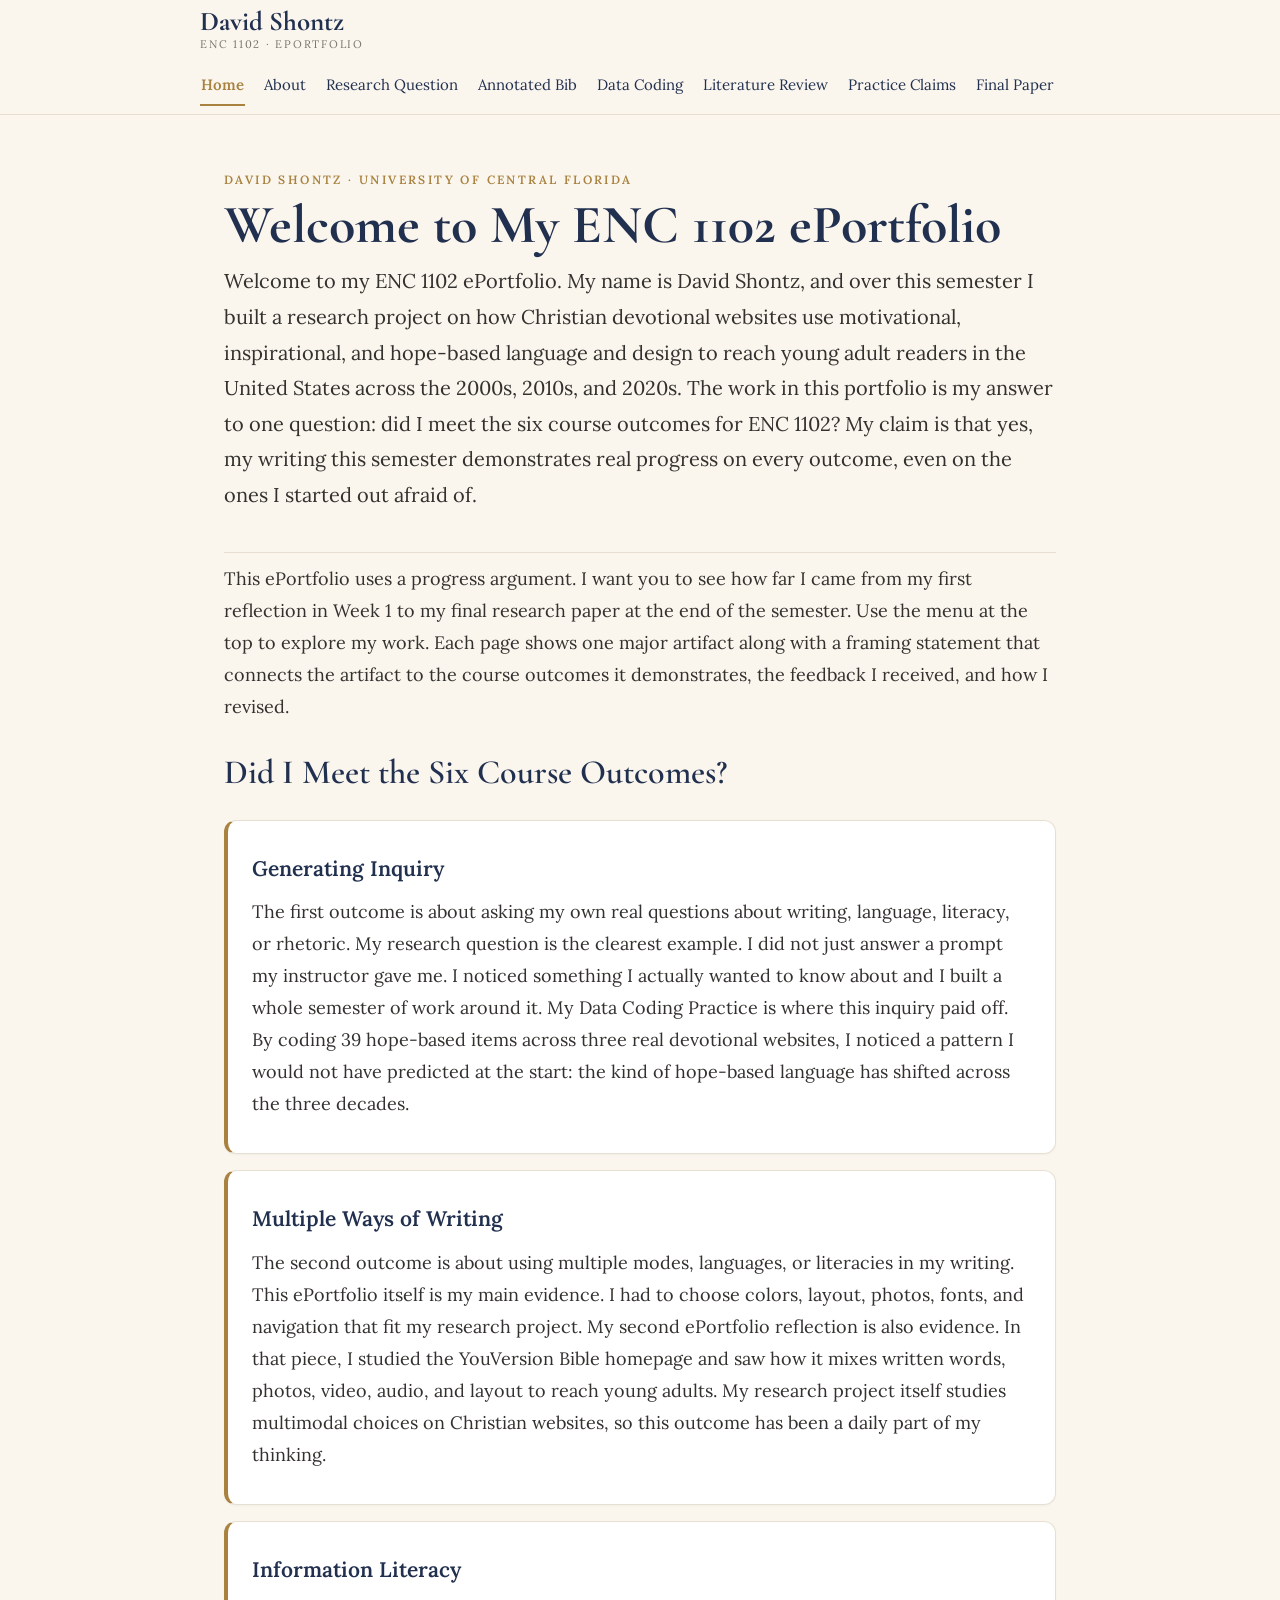
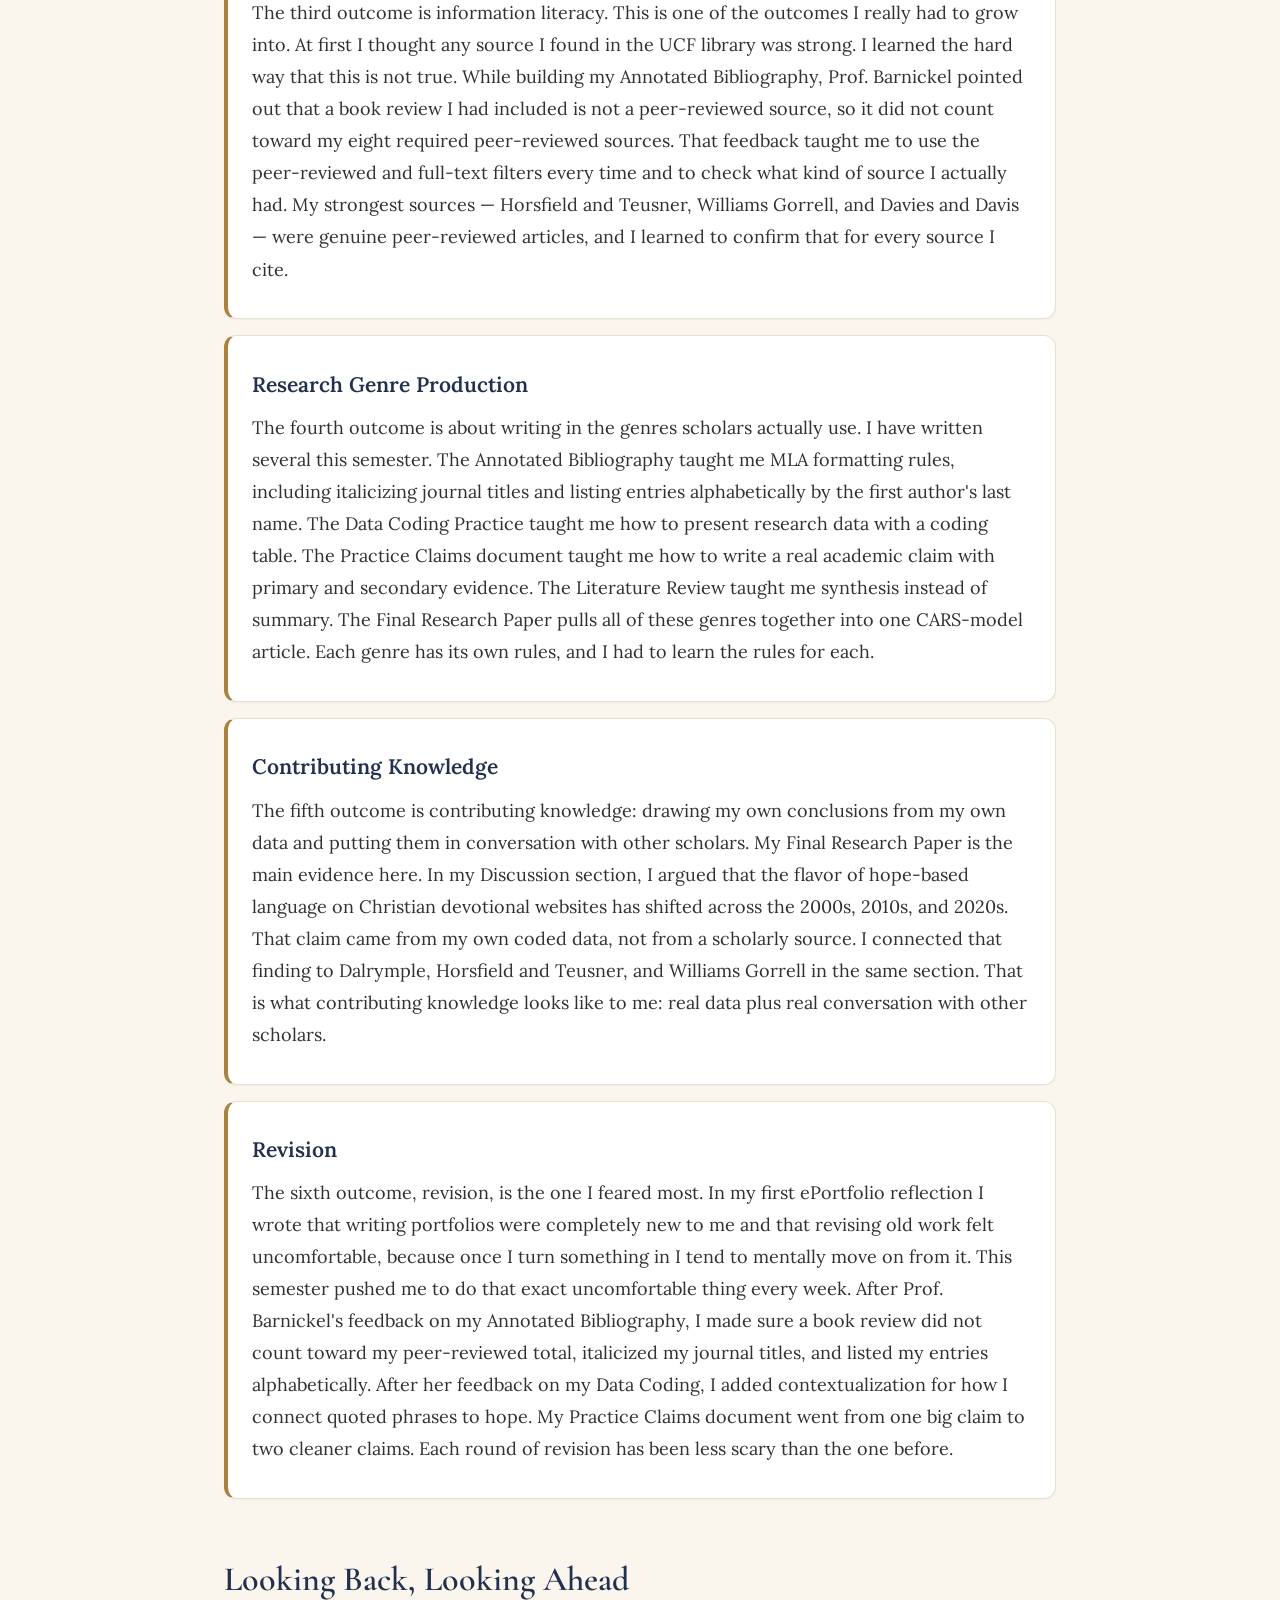
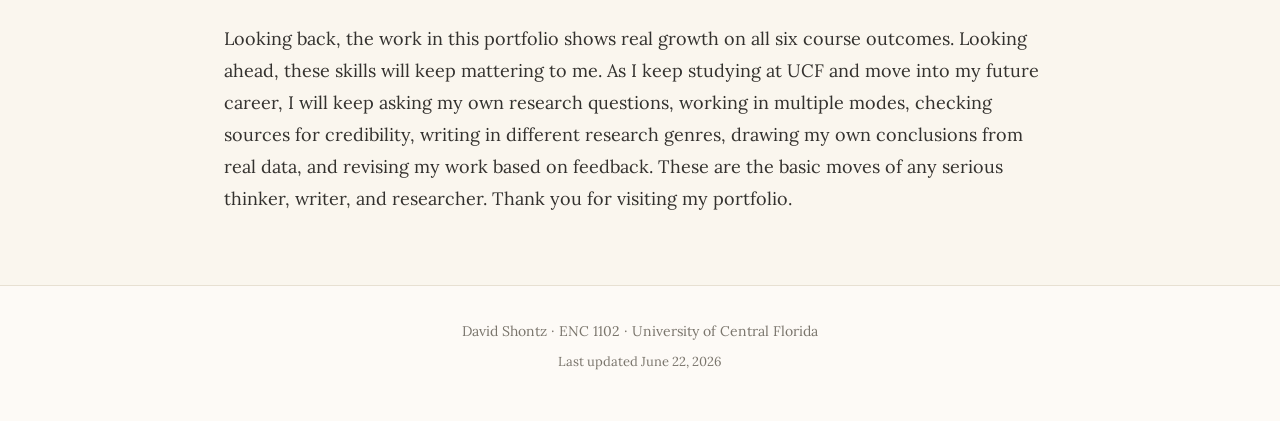
<file: index.html>
<!DOCTYPE html>
<html lang="en">
<head>
<meta charset="utf-8">
<meta name="viewport" content="width=device-width, initial-scale=1">
<title>Home &middot; David Shontz ePortfolio</title>
<meta name="description" content="David Shontz ENC 1102 ePortfolio, University of Central Florida.">
<link rel="preconnect" href="https://fonts.googleapis.com">
<link rel="preconnect" href="https://fonts.gstatic.com" crossorigin>
<link href="https://fonts.googleapis.com/css2?family=Cormorant+Garamond:wght@500;600;700&family=Lora:ital,wght@0,400;0,500;0,600;1,400&display=swap" rel="stylesheet">
<link rel="stylesheet" href="styles.css">
</head>
<body>
<header class="site">
  <div class="wrap bar">
    <a class="brand" href="index.html">David&nbsp;Shontz<span>ENC 1102 &middot; ePortfolio</span></a>
    <nav><a href="index.html" class="active">Home</a>
      <a href="about.html">About</a>
      <a href="research-question.html">Research Question</a>
      <a href="annotated-bibliography.html">Annotated Bib</a>
      <a href="data-coding.html">Data Coding</a>
      <a href="literature-review.html">Literature Review</a>
      <a href="practice-claims.html">Practice Claims</a>
      <a href="final-paper.html">Final Paper</a></nav>
  </div>
</header>
<main class="wrap">

<section class="hero">
  <p class="eyebrow">David Shontz &middot; University of Central Florida</p>
  <h1>Welcome to My ENC 1102 ePortfolio</h1>
  <p class="lede">Welcome to my ENC 1102 ePortfolio. My name is David Shontz, and over this semester I built a research project on how Christian devotional websites use motivational, inspirational, and hope-based language and design to reach young adult readers in the United States across the 2000s, 2010s, and 2020s. The work in this portfolio is my answer to one question: did I meet the six course outcomes for ENC 1102? My claim is that yes, my writing this semester demonstrates real progress on every outcome, even on the ones I started out afraid of.</p>
</section>
<section>
  <p>This ePortfolio uses a progress argument. I want you to see how far I came from my first reflection in Week 1 to my final research paper at the end of the semester. Use the menu at the top to explore my work. Each page shows one major artifact along with a framing statement that connects the artifact to the course outcomes it demonstrates, the feedback I received, and how I revised.</p>
</section>
<section class="outcomes">
  <h2>Did I Meet the Six Course Outcomes?</h2>
  <div class="outcome"><h3>Generating Inquiry</h3><p>The first outcome is about asking my own real questions about writing, language, literacy, or rhetoric. My research question is the clearest example. I did not just answer a prompt my instructor gave me. I noticed something I actually wanted to know about and I built a whole semester of work around it. My Data Coding Practice is where this inquiry paid off. By coding 39 hope-based items across three real devotional websites, I noticed a pattern I would not have predicted at the start: the kind of hope-based language has shifted across the three decades.</p></div>
<div class="outcome"><h3>Multiple Ways of Writing</h3><p>The second outcome is about using multiple modes, languages, or literacies in my writing. This ePortfolio itself is my main evidence. I had to choose colors, layout, photos, fonts, and navigation that fit my research project. My second ePortfolio reflection is also evidence. In that piece, I studied the YouVersion Bible homepage and saw how it mixes written words, photos, video, audio, and layout to reach young adults. My research project itself studies multimodal choices on Christian websites, so this outcome has been a daily part of my thinking.</p></div>
<div class="outcome"><h3>Information Literacy</h3><p>The third outcome is information literacy. This is one of the outcomes I really had to grow into. At first I thought any source I found in the UCF library was strong. I learned the hard way that this is not true. While building my Annotated Bibliography, Prof. Barnickel pointed out that a book review I had included is not a peer-reviewed source, so it did not count toward my eight required peer-reviewed sources. That feedback taught me to use the peer-reviewed and full-text filters every time and to check what kind of source I actually had. My strongest sources &mdash; Horsfield and Teusner, Williams Gorrell, and Davies and Davis &mdash; were genuine peer-reviewed articles, and I learned to confirm that for every source I cite.</p></div>
<div class="outcome"><h3>Research Genre Production</h3><p>The fourth outcome is about writing in the genres scholars actually use. I have written several this semester. The Annotated Bibliography taught me MLA formatting rules, including italicizing journal titles and listing entries alphabetically by the first author's last name. The Data Coding Practice taught me how to present research data with a coding table. The Practice Claims document taught me how to write a real academic claim with primary and secondary evidence. The Literature Review taught me synthesis instead of summary. The Final Research Paper pulls all of these genres together into one CARS-model article. Each genre has its own rules, and I had to learn the rules for each.</p></div>
<div class="outcome"><h3>Contributing Knowledge</h3><p>The fifth outcome is contributing knowledge: drawing my own conclusions from my own data and putting them in conversation with other scholars. My Final Research Paper is the main evidence here. In my Discussion section, I argued that the flavor of hope-based language on Christian devotional websites has shifted across the 2000s, 2010s, and 2020s. That claim came from my own coded data, not from a scholarly source. I connected that finding to Dalrymple, Horsfield and Teusner, and Williams Gorrell in the same section. That is what contributing knowledge looks like to me: real data plus real conversation with other scholars.</p></div>
<div class="outcome"><h3>Revision</h3><p>The sixth outcome, revision, is the one I feared most. In my first ePortfolio reflection I wrote that writing portfolios were completely new to me and that revising old work felt uncomfortable, because once I turn something in I tend to mentally move on from it. This semester pushed me to do that exact uncomfortable thing every week. After Prof. Barnickel's feedback on my Annotated Bibliography, I made sure a book review did not count toward my peer-reviewed total, italicized my journal titles, and listed my entries alphabetically. After her feedback on my Data Coding, I added contextualization for how I connect quoted phrases to hope. My Practice Claims document went from one big claim to two cleaner claims. Each round of revision has been less scary than the one before.</p></div>
</section>
<section>
  <h2>Looking Back, Looking Ahead</h2>
  <p>Looking back, the work in this portfolio shows real growth on all six course outcomes. Looking ahead, these skills will keep mattering to me. As I keep studying at UCF and move into my future career, I will keep asking my own research questions, working in multiple modes, checking sources for credibility, writing in different research genres, drawing my own conclusions from real data, and revising my work based on feedback. These are the basic moves of any serious thinker, writer, and researcher. Thank you for visiting my portfolio.</p>
</section>

</main>
<footer class="site-footer">
  <div class="wrap">
    <p>David Shontz &middot; ENC 1102 &middot; University of Central Florida</p>
    <p class="updated">Last updated June 22, 2026</p>
  </div>
</footer>
</body>
</html>
</file>
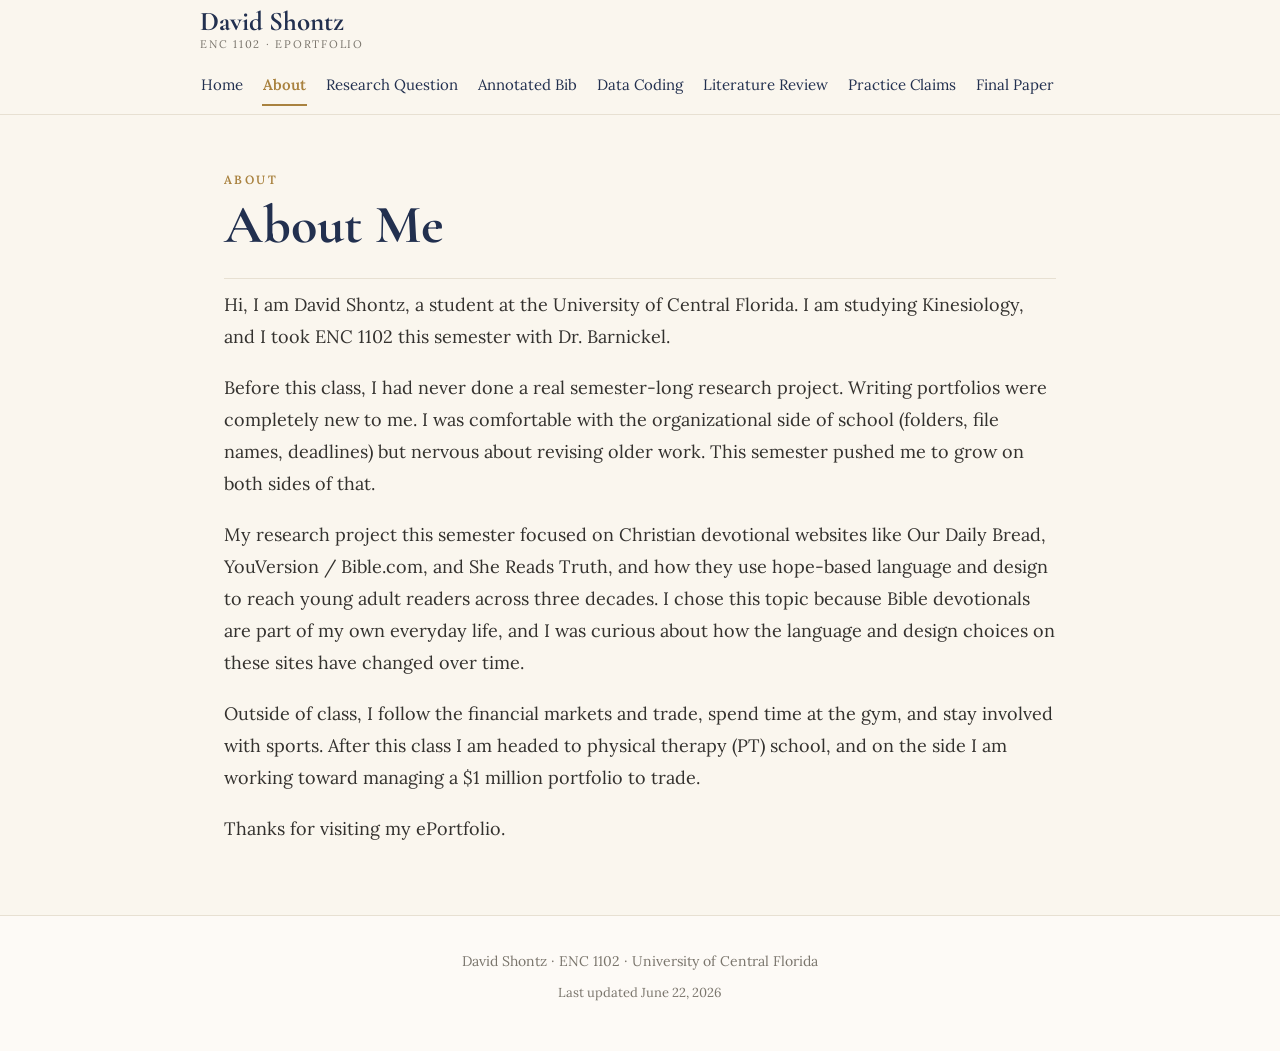
<file: about.html>
<!DOCTYPE html>
<html lang="en">
<head>
<meta charset="utf-8">
<meta name="viewport" content="width=device-width, initial-scale=1">
<title>About &middot; David Shontz ePortfolio</title>
<meta name="description" content="David Shontz ENC 1102 ePortfolio, University of Central Florida.">
<link rel="preconnect" href="https://fonts.googleapis.com">
<link rel="preconnect" href="https://fonts.gstatic.com" crossorigin>
<link href="https://fonts.googleapis.com/css2?family=Cormorant+Garamond:wght@500;600;700&family=Lora:ital,wght@0,400;0,500;0,600;1,400&display=swap" rel="stylesheet">
<link rel="stylesheet" href="styles.css">
</head>
<body>
<header class="site">
  <div class="wrap bar">
    <a class="brand" href="index.html">David&nbsp;Shontz<span>ENC 1102 &middot; ePortfolio</span></a>
    <nav><a href="index.html">Home</a>
      <a href="about.html" class="active">About</a>
      <a href="research-question.html">Research Question</a>
      <a href="annotated-bibliography.html">Annotated Bib</a>
      <a href="data-coding.html">Data Coding</a>
      <a href="literature-review.html">Literature Review</a>
      <a href="practice-claims.html">Practice Claims</a>
      <a href="final-paper.html">Final Paper</a></nav>
  </div>
</header>
<main class="wrap">

<section class="hero">
  <p class="eyebrow">About</p>
  <h1>About Me</h1>
</section>
<section>
  <p>Hi, I am David Shontz, a student at the University of Central Florida. I am studying Kinesiology, and I took ENC 1102 this semester with Dr. Barnickel.</p>
  <p>Before this class, I had never done a real semester-long research project. Writing portfolios were completely new to me. I was comfortable with the organizational side of school (folders, file names, deadlines) but nervous about revising older work. This semester pushed me to grow on both sides of that.</p>
  <p>My research project this semester focused on Christian devotional websites like Our Daily Bread, YouVersion / Bible.com, and She Reads Truth, and how they use hope-based language and design to reach young adult readers across three decades. I chose this topic because Bible devotionals are part of my own everyday life, and I was curious about how the language and design choices on these sites have changed over time.</p>
  <p>Outside of class, I follow the financial markets and trade, spend time at the gym, and stay involved with sports. After this class I am headed to physical therapy (PT) school, and on the side I am working toward managing a $1 million portfolio to trade.</p>
  <p>Thanks for visiting my ePortfolio.</p>
</section>

</main>
<footer class="site-footer">
  <div class="wrap">
    <p>David Shontz &middot; ENC 1102 &middot; University of Central Florida</p>
    <p class="updated">Last updated June 22, 2026</p>
  </div>
</footer>
</body>
</html>
</file>
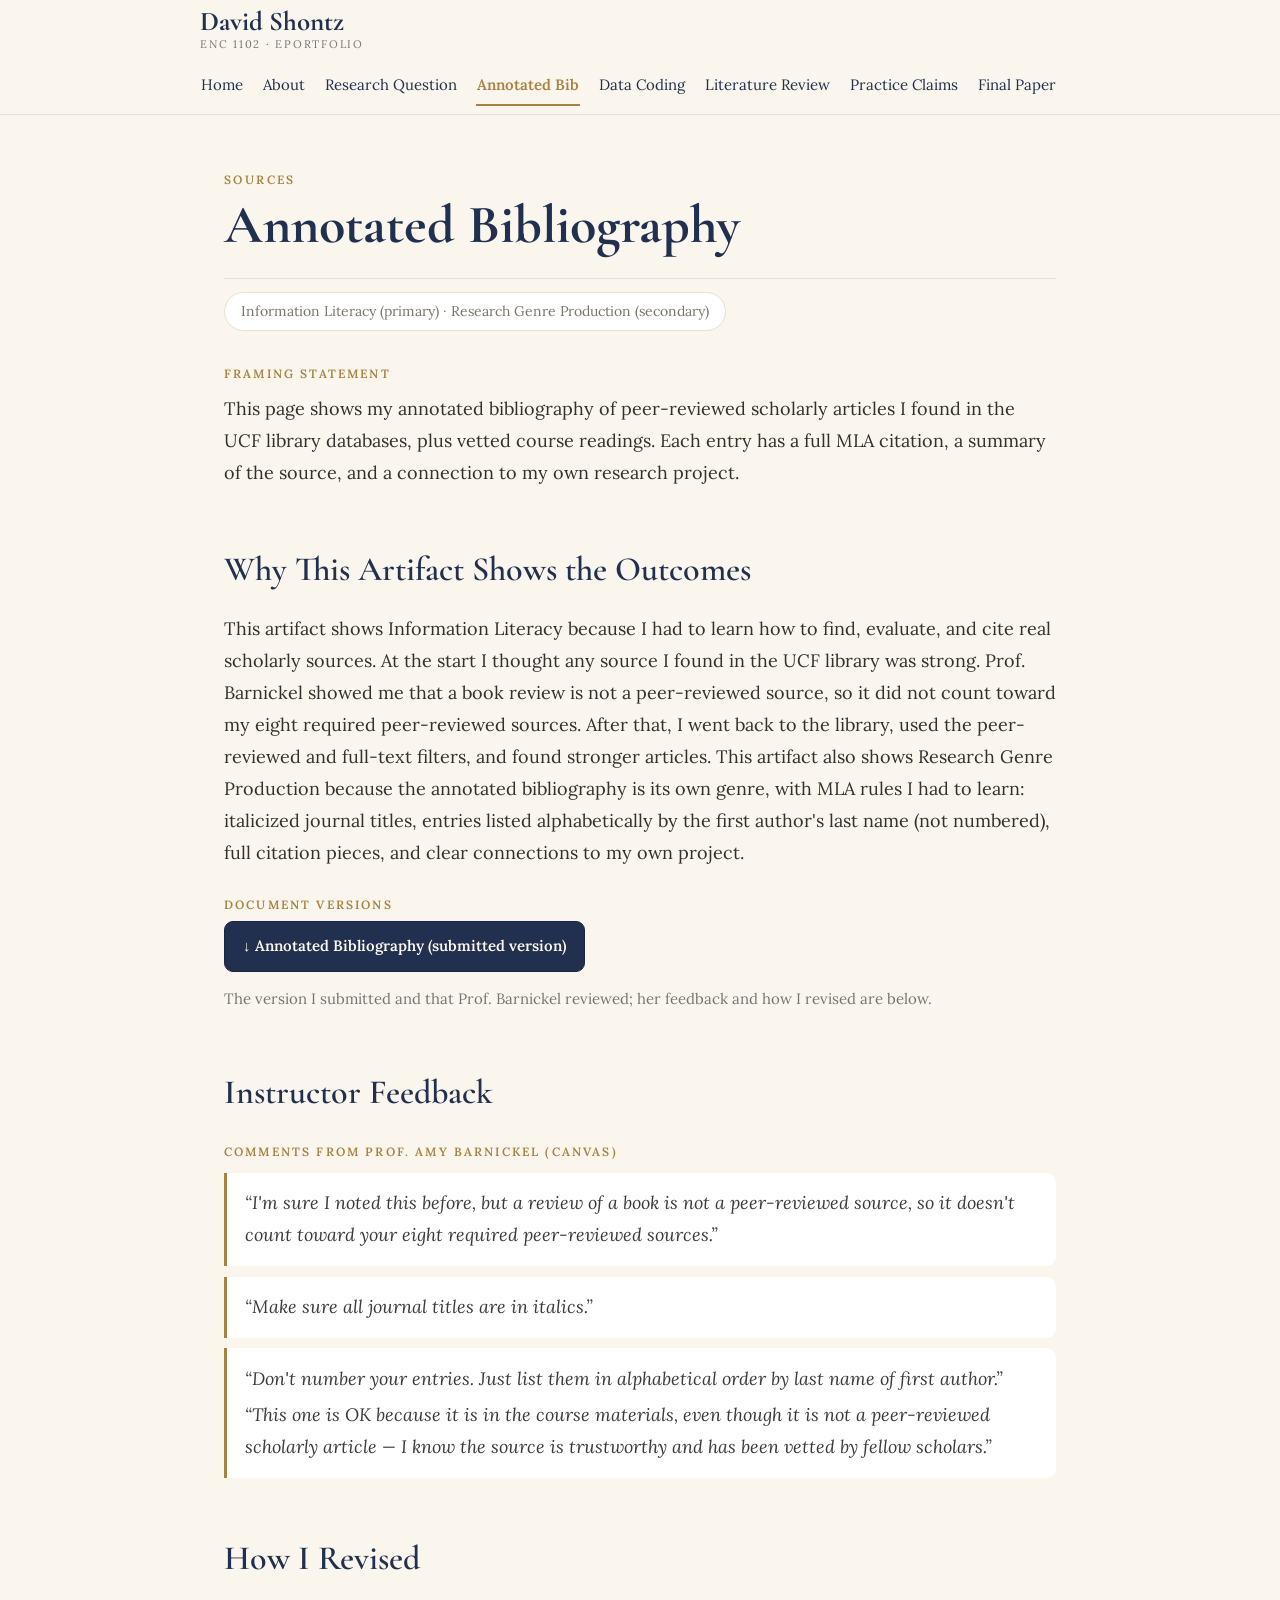
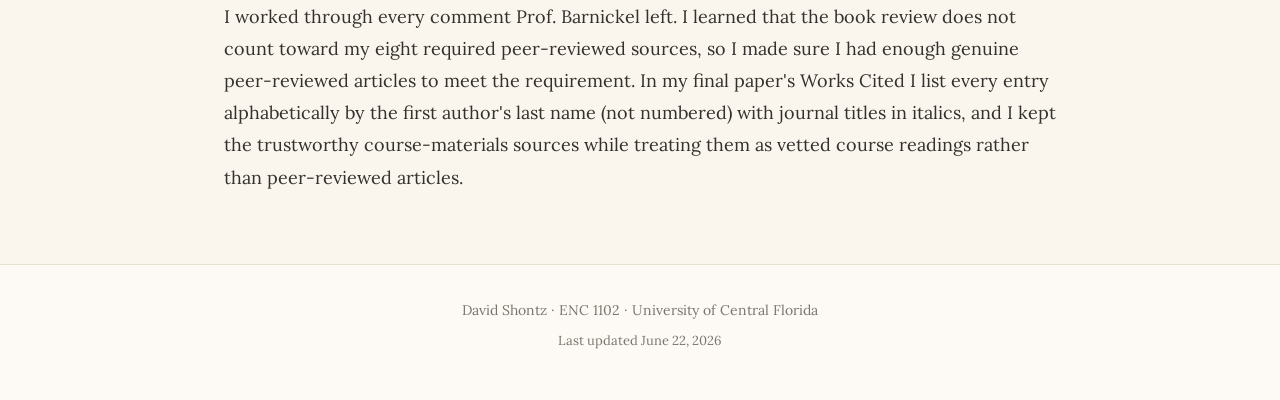
<file: annotated-bibliography.html>
<!DOCTYPE html>
<html lang="en">
<head>
<meta charset="utf-8">
<meta name="viewport" content="width=device-width, initial-scale=1">
<title>Annotated Bibliography &middot; David Shontz ePortfolio</title>
<meta name="description" content="David Shontz ENC 1102 ePortfolio, University of Central Florida.">
<link rel="preconnect" href="https://fonts.googleapis.com">
<link rel="preconnect" href="https://fonts.gstatic.com" crossorigin>
<link href="https://fonts.googleapis.com/css2?family=Cormorant+Garamond:wght@500;600;700&family=Lora:ital,wght@0,400;0,500;0,600;1,400&display=swap" rel="stylesheet">
<link rel="stylesheet" href="styles.css">
</head>
<body>
<header class="site">
  <div class="wrap bar">
    <a class="brand" href="index.html">David&nbsp;Shontz<span>ENC 1102 &middot; ePortfolio</span></a>
    <nav><a href="index.html">Home</a>
      <a href="about.html">About</a>
      <a href="research-question.html">Research Question</a>
      <a href="annotated-bibliography.html" class="active">Annotated Bib</a>
      <a href="data-coding.html">Data Coding</a>
      <a href="literature-review.html">Literature Review</a>
      <a href="practice-claims.html">Practice Claims</a>
      <a href="final-paper.html">Final Paper</a></nav>
  </div>
</header>
<main class="wrap">
<section class="hero">
  <p class="eyebrow">Sources</p>
  <h1>Annotated Bibliography</h1>
</section>
<p class="outcome-tags">Information Literacy (primary) &middot; Research Genre Production (secondary)</p>
<section>
  <p class="section-label">Framing Statement</p>
  <p>This page shows my annotated bibliography of peer-reviewed scholarly articles I found in the UCF library databases, plus vetted course readings. Each entry has a full MLA citation, a summary of the source, and a connection to my own research project.</p>
</section>
<section>
  <h2>Why This Artifact Shows the Outcomes</h2>
  <p>This artifact shows Information Literacy because I had to learn how to find, evaluate, and cite real scholarly sources. At the start I thought any source I found in the UCF library was strong. Prof. Barnickel showed me that a book review is not a peer-reviewed source, so it did not count toward my eight required peer-reviewed sources. After that, I went back to the library, used the peer-reviewed and full-text filters, and found stronger articles. This artifact also shows Research Genre Production because the annotated bibliography is its own genre, with MLA rules I had to learn: italicized journal titles, entries listed alphabetically by the first author's last name (not numbered), full citation pieces, and clear connections to my own project.</p>
</section>
<section class="artifacts"><p class="section-label">Document Versions</p><ul class="files">
    <li><a class="btn" href="files/annotated-bibliography.docx" download>&#8595;&nbsp;Annotated Bibliography (submitted version)</a><span class="file-note">The version I submitted and that Prof. Barnickel reviewed; her feedback and how I revised are below.</span></li>
  </ul></section>
<section><h2>Instructor Feedback</h2>
<p class="section-label">Comments from Prof. Amy Barnickel (Canvas)</p>
<blockquote class="fb"><span class="q">&ldquo;I'm sure I noted this before, but a review of a book is not a peer-reviewed source, so it doesn't count toward your eight required peer-reviewed sources.&rdquo;</span></blockquote>
<blockquote class="fb"><span class="q">&ldquo;Make sure all journal titles are in italics.&rdquo;</span></blockquote>
<blockquote class="fb"><span class="q">&ldquo;Don't number your entries. Just list them in alphabetical order by last name of first author.&rdquo;</span><span class="q">&ldquo;This one is OK because it is in the course materials, even though it is not a peer-reviewed scholarly article — I know the source is trustworthy and has been vetted by fellow scholars.&rdquo;</span></blockquote>
</section>
<section><h2>How I Revised</h2><p>I worked through every comment Prof. Barnickel left. I learned that the book review does not count toward my eight required peer-reviewed sources, so I made sure I had enough genuine peer-reviewed articles to meet the requirement. In my final paper's Works Cited I list every entry alphabetically by the first author's last name (not numbered) with journal titles in italics, and I kept the trustworthy course-materials sources while treating them as vetted course readings rather than peer-reviewed articles.</p></section>

</main>
<footer class="site-footer">
  <div class="wrap">
    <p>David Shontz &middot; ENC 1102 &middot; University of Central Florida</p>
    <p class="updated">Last updated June 22, 2026</p>
  </div>
</footer>
</body>
</html>
</file>
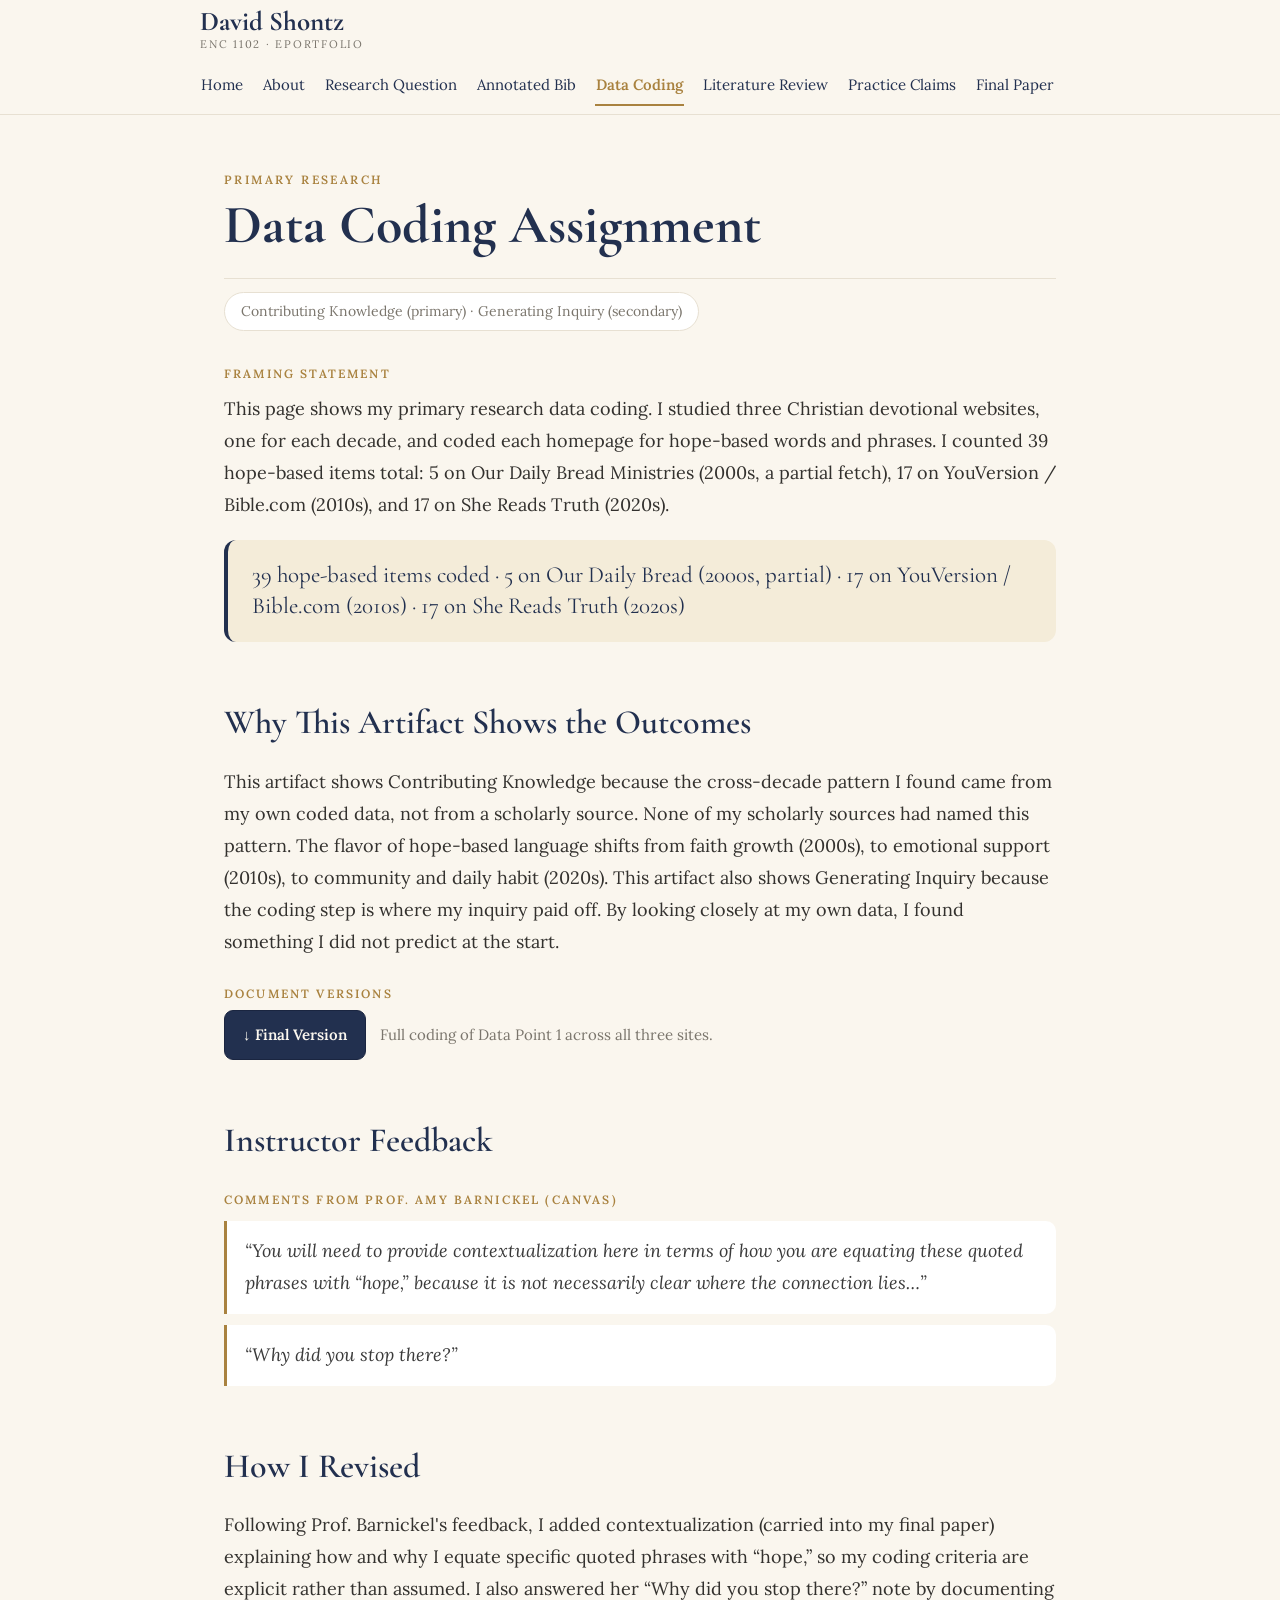
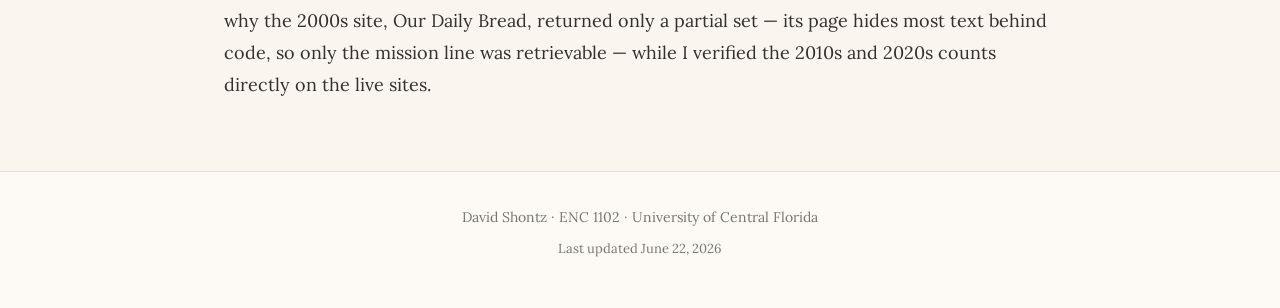
<file: data-coding.html>
<!DOCTYPE html>
<html lang="en">
<head>
<meta charset="utf-8">
<meta name="viewport" content="width=device-width, initial-scale=1">
<title>Data Coding Assignment &middot; David Shontz ePortfolio</title>
<meta name="description" content="David Shontz ENC 1102 ePortfolio, University of Central Florida.">
<link rel="preconnect" href="https://fonts.googleapis.com">
<link rel="preconnect" href="https://fonts.gstatic.com" crossorigin>
<link href="https://fonts.googleapis.com/css2?family=Cormorant+Garamond:wght@500;600;700&family=Lora:ital,wght@0,400;0,500;0,600;1,400&display=swap" rel="stylesheet">
<link rel="stylesheet" href="styles.css">
</head>
<body>
<header class="site">
  <div class="wrap bar">
    <a class="brand" href="index.html">David&nbsp;Shontz<span>ENC 1102 &middot; ePortfolio</span></a>
    <nav><a href="index.html">Home</a>
      <a href="about.html">About</a>
      <a href="research-question.html">Research Question</a>
      <a href="annotated-bibliography.html">Annotated Bib</a>
      <a href="data-coding.html" class="active">Data Coding</a>
      <a href="literature-review.html">Literature Review</a>
      <a href="practice-claims.html">Practice Claims</a>
      <a href="final-paper.html">Final Paper</a></nav>
  </div>
</header>
<main class="wrap">
<section class="hero">
  <p class="eyebrow">Primary Research</p>
  <h1>Data Coding Assignment</h1>
</section>
<p class="outcome-tags">Contributing Knowledge (primary) &middot; Generating Inquiry (secondary)</p>
<section>
  <p class="section-label">Framing Statement</p>
  <p>This page shows my primary research data coding. I studied three Christian devotional websites, one for each decade, and coded each homepage for hope-based words and phrases. I counted 39 hope-based items total: 5 on Our Daily Bread Ministries (2000s, a partial fetch), 17 on YouVersion / Bible.com (2010s), and 17 on She Reads Truth (2020s).</p>
</section>
<section>
  <div class="callout">39 hope-based items coded &middot; 5 on Our Daily Bread (2000s, partial) &middot; 17 on YouVersion / Bible.com (2010s) &middot; 17 on She Reads Truth (2020s)</div>
</section>
<section>
  <h2>Why This Artifact Shows the Outcomes</h2>
  <p>This artifact shows Contributing Knowledge because the cross-decade pattern I found came from my own coded data, not from a scholarly source. None of my scholarly sources had named this pattern. The flavor of hope-based language shifts from faith growth (2000s), to emotional support (2010s), to community and daily habit (2020s). This artifact also shows Generating Inquiry because the coding step is where my inquiry paid off. By looking closely at my own data, I found something I did not predict at the start.</p>
</section>
<section class="artifacts"><p class="section-label">Document Versions</p><ul class="files">
    <li><a class="btn" href="files/data-coding-practice.docx" download>&#8595;&nbsp;Final Version</a><span class="file-note">Full coding of Data Point 1 across all three sites.</span></li>
  </ul></section>
<section><h2>Instructor Feedback</h2>
<p class="section-label">Comments from Prof. Amy Barnickel (Canvas)</p>
<blockquote class="fb"><span class="q">&ldquo;You will need to provide contextualization here in terms of how you are equating these quoted phrases with “hope,” because it is not necessarily clear where the connection lies…&rdquo;</span></blockquote>
<blockquote class="fb"><span class="q">&ldquo;Why did you stop there?&rdquo;</span></blockquote>
</section>
<section><h2>How I Revised</h2><p>Following Prof. Barnickel's feedback, I added contextualization (carried into my final paper) explaining how and why I equate specific quoted phrases with “hope,” so my coding criteria are explicit rather than assumed. I also answered her “Why did you stop there?” note by documenting why the 2000s site, Our Daily Bread, returned only a partial set — its page hides most text behind code, so only the mission line was retrievable — while I verified the 2010s and 2020s counts directly on the live sites.</p></section>

</main>
<footer class="site-footer">
  <div class="wrap">
    <p>David Shontz &middot; ENC 1102 &middot; University of Central Florida</p>
    <p class="updated">Last updated June 22, 2026</p>
  </div>
</footer>
</body>
</html>
</file>
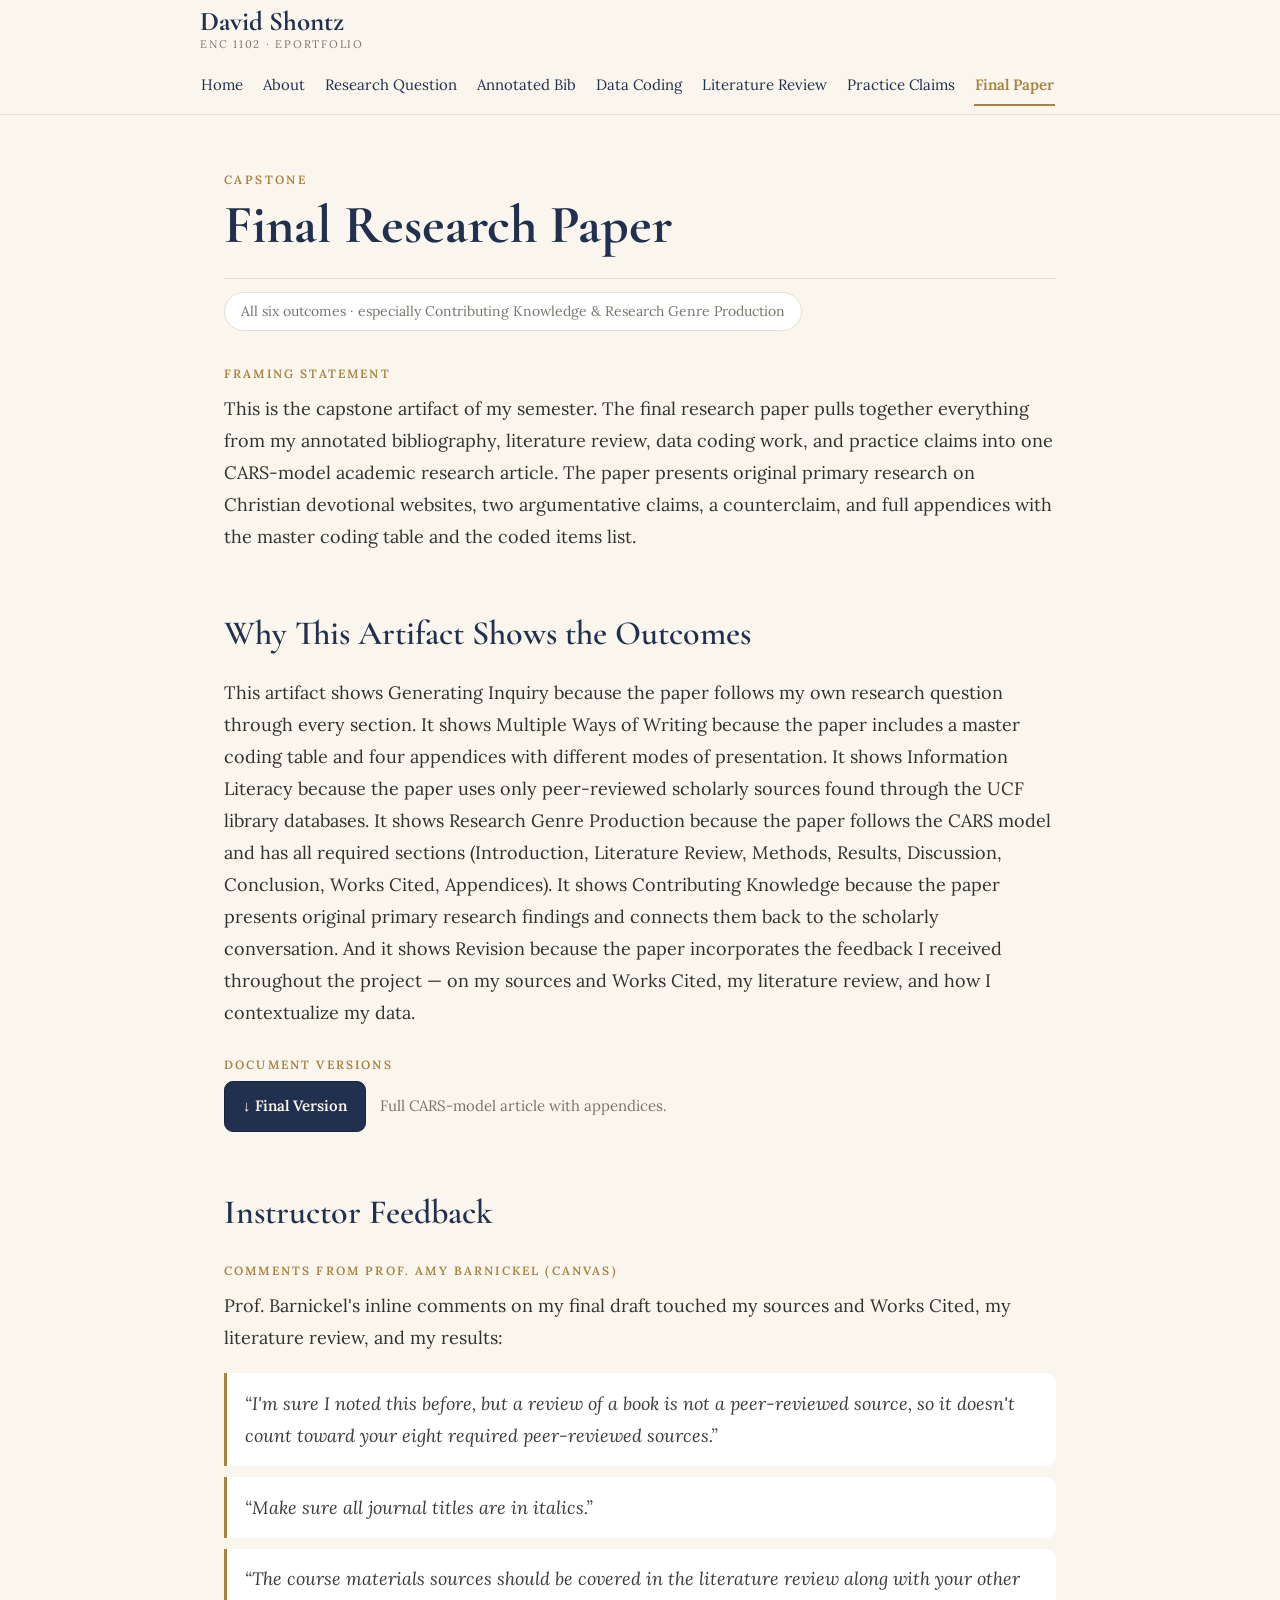
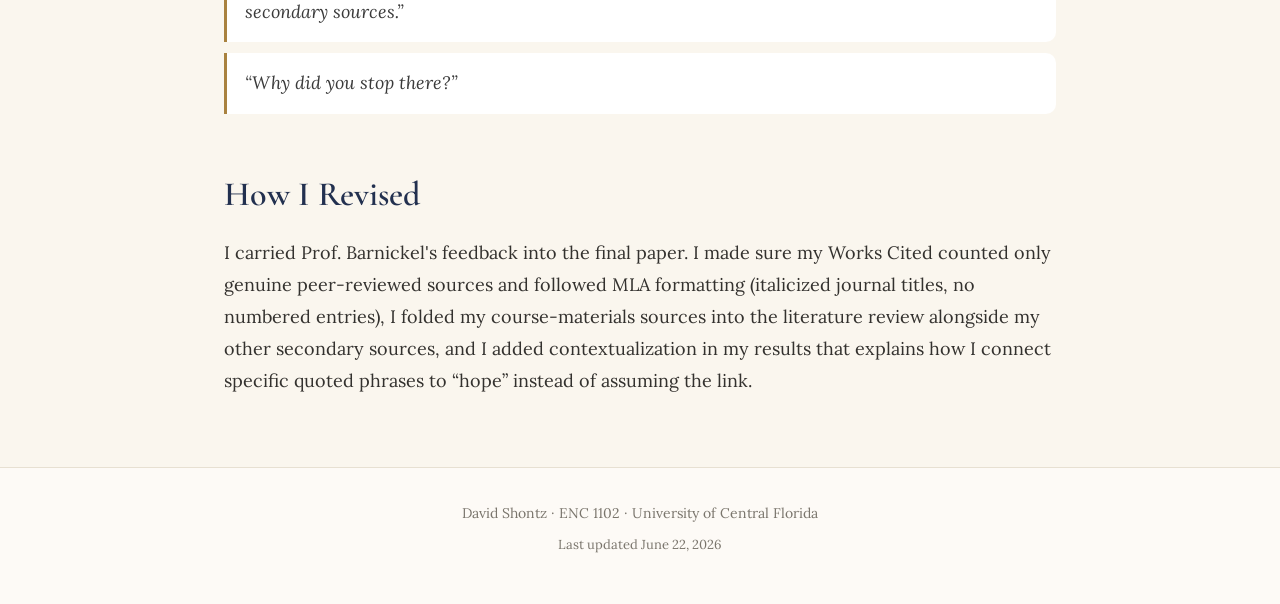
<file: final-paper.html>
<!DOCTYPE html>
<html lang="en">
<head>
<meta charset="utf-8">
<meta name="viewport" content="width=device-width, initial-scale=1">
<title>Final Research Paper &middot; David Shontz ePortfolio</title>
<meta name="description" content="David Shontz ENC 1102 ePortfolio, University of Central Florida.">
<link rel="preconnect" href="https://fonts.googleapis.com">
<link rel="preconnect" href="https://fonts.gstatic.com" crossorigin>
<link href="https://fonts.googleapis.com/css2?family=Cormorant+Garamond:wght@500;600;700&family=Lora:ital,wght@0,400;0,500;0,600;1,400&display=swap" rel="stylesheet">
<link rel="stylesheet" href="styles.css">
</head>
<body>
<header class="site">
  <div class="wrap bar">
    <a class="brand" href="index.html">David&nbsp;Shontz<span>ENC 1102 &middot; ePortfolio</span></a>
    <nav><a href="index.html">Home</a>
      <a href="about.html">About</a>
      <a href="research-question.html">Research Question</a>
      <a href="annotated-bibliography.html">Annotated Bib</a>
      <a href="data-coding.html">Data Coding</a>
      <a href="literature-review.html">Literature Review</a>
      <a href="practice-claims.html">Practice Claims</a>
      <a href="final-paper.html" class="active">Final Paper</a></nav>
  </div>
</header>
<main class="wrap">
<section class="hero">
  <p class="eyebrow">Capstone</p>
  <h1>Final Research Paper</h1>
</section>
<p class="outcome-tags">All six outcomes &middot; especially Contributing Knowledge &amp; Research Genre Production</p>
<section>
  <p class="section-label">Framing Statement</p>
  <p>This is the capstone artifact of my semester. The final research paper pulls together everything from my annotated bibliography, literature review, data coding work, and practice claims into one CARS-model academic research article. The paper presents original primary research on Christian devotional websites, two argumentative claims, a counterclaim, and full appendices with the master coding table and the coded items list.</p>
</section>
<section>
  <h2>Why This Artifact Shows the Outcomes</h2>
  <p>This artifact shows Generating Inquiry because the paper follows my own research question through every section. It shows Multiple Ways of Writing because the paper includes a master coding table and four appendices with different modes of presentation. It shows Information Literacy because the paper uses only peer-reviewed scholarly sources found through the UCF library databases. It shows Research Genre Production because the paper follows the CARS model and has all required sections (Introduction, Literature Review, Methods, Results, Discussion, Conclusion, Works Cited, Appendices). It shows Contributing Knowledge because the paper presents original primary research findings and connects them back to the scholarly conversation. And it shows Revision because the paper incorporates the feedback I received throughout the project — on my sources and Works Cited, my literature review, and how I contextualize my data.</p>
</section>
<section class="artifacts"><p class="section-label">Document Versions</p><ul class="files">
    <li><a class="btn" href="files/final-research-paper.docx" download>&#8595;&nbsp;Final Version</a><span class="file-note">Full CARS-model article with appendices.</span></li>
  </ul></section>
<section><h2>Instructor Feedback</h2>
<p class="section-label">Comments from Prof. Amy Barnickel (Canvas)</p>
<p>Prof. Barnickel's inline comments on my final draft touched my sources and Works Cited, my literature review, and my results:</p>
<blockquote class="fb"><span class="q">&ldquo;I'm sure I noted this before, but a review of a book is not a peer-reviewed source, so it doesn't count toward your eight required peer-reviewed sources.&rdquo;</span></blockquote>
<blockquote class="fb"><span class="q">&ldquo;Make sure all journal titles are in italics.&rdquo;</span></blockquote>
<blockquote class="fb"><span class="q">&ldquo;The course materials sources should be covered in the literature review along with your other secondary sources.&rdquo;</span></blockquote>
<blockquote class="fb"><span class="q">&ldquo;Why did you stop there?&rdquo;</span></blockquote>
</section>
<section><h2>How I Revised</h2><p>I carried Prof. Barnickel's feedback into the final paper. I made sure my Works Cited counted only genuine peer-reviewed sources and followed MLA formatting (italicized journal titles, no numbered entries), I folded my course-materials sources into the literature review alongside my other secondary sources, and I added contextualization in my results that explains how I connect specific quoted phrases to “hope” instead of assuming the link.</p></section>

</main>
<footer class="site-footer">
  <div class="wrap">
    <p>David Shontz &middot; ENC 1102 &middot; University of Central Florida</p>
    <p class="updated">Last updated June 22, 2026</p>
  </div>
</footer>
</body>
</html>
</file>
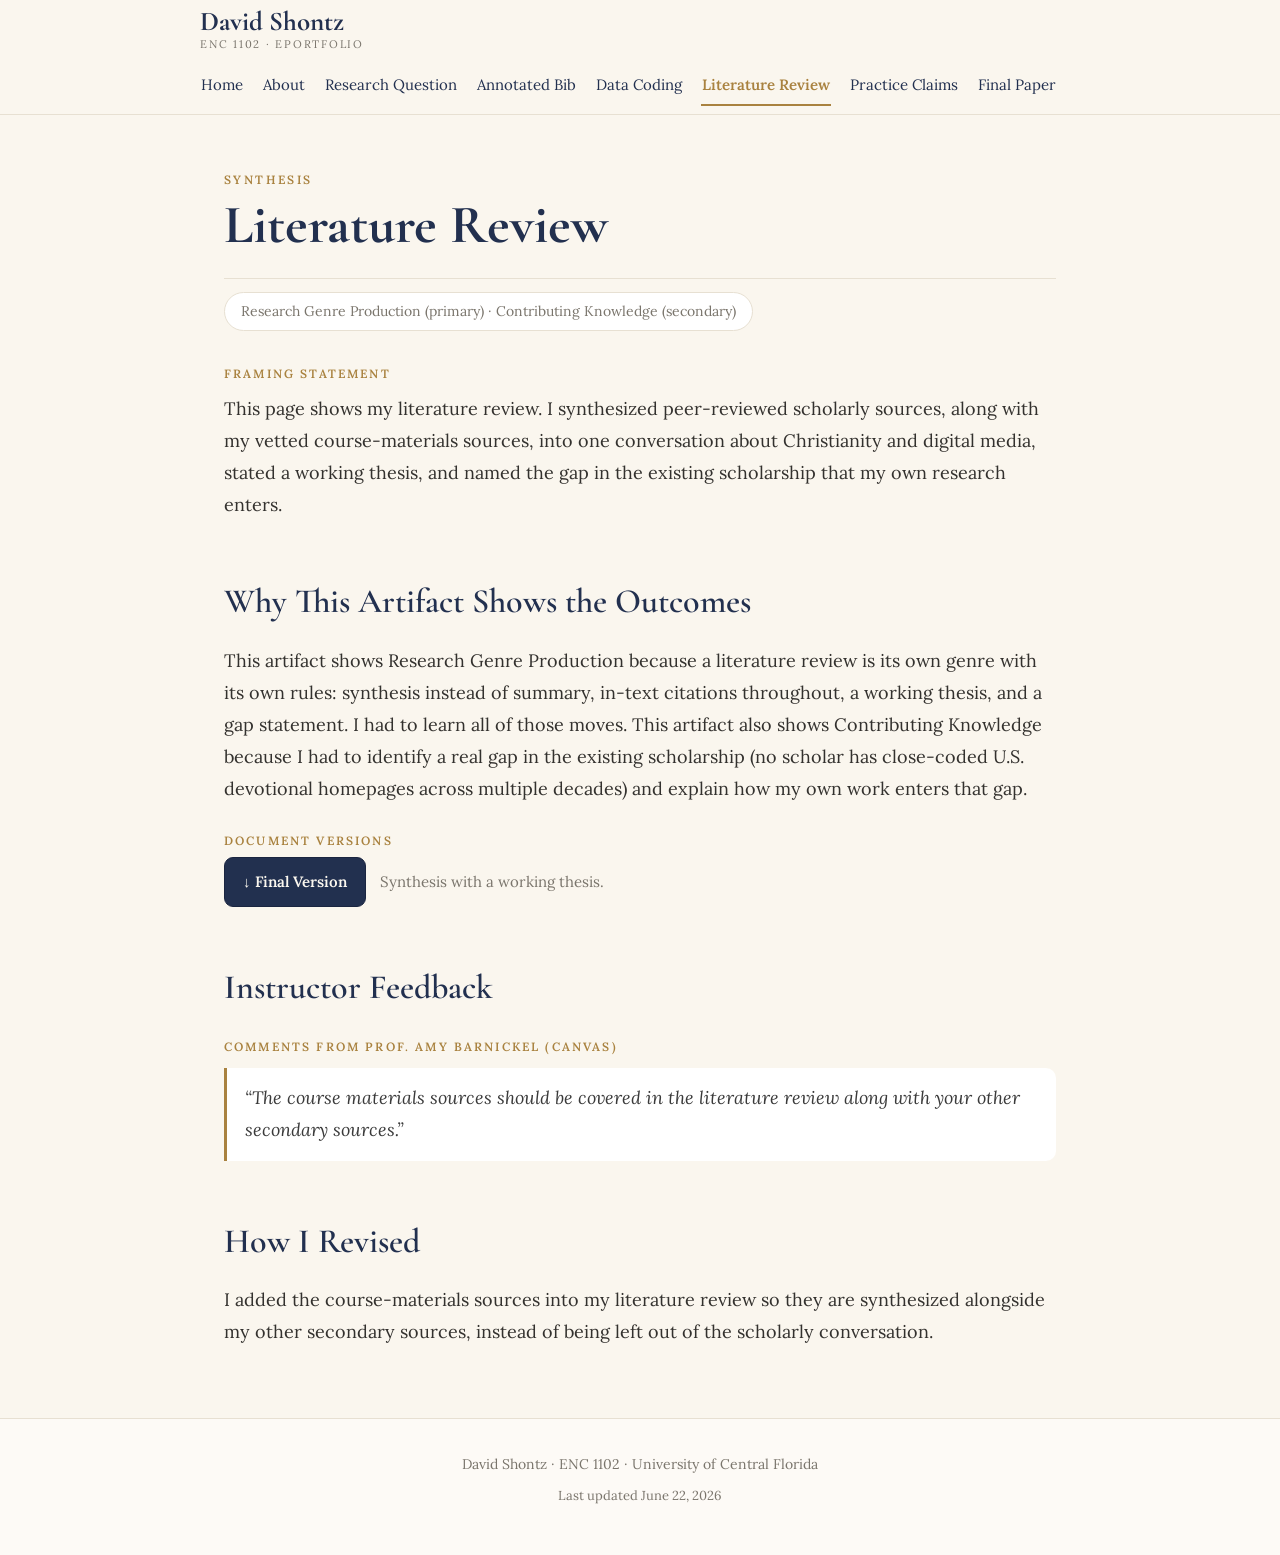
<file: literature-review.html>
<!DOCTYPE html>
<html lang="en">
<head>
<meta charset="utf-8">
<meta name="viewport" content="width=device-width, initial-scale=1">
<title>Literature Review &middot; David Shontz ePortfolio</title>
<meta name="description" content="David Shontz ENC 1102 ePortfolio, University of Central Florida.">
<link rel="preconnect" href="https://fonts.googleapis.com">
<link rel="preconnect" href="https://fonts.gstatic.com" crossorigin>
<link href="https://fonts.googleapis.com/css2?family=Cormorant+Garamond:wght@500;600;700&family=Lora:ital,wght@0,400;0,500;0,600;1,400&display=swap" rel="stylesheet">
<link rel="stylesheet" href="styles.css">
</head>
<body>
<header class="site">
  <div class="wrap bar">
    <a class="brand" href="index.html">David&nbsp;Shontz<span>ENC 1102 &middot; ePortfolio</span></a>
    <nav><a href="index.html">Home</a>
      <a href="about.html">About</a>
      <a href="research-question.html">Research Question</a>
      <a href="annotated-bibliography.html">Annotated Bib</a>
      <a href="data-coding.html">Data Coding</a>
      <a href="literature-review.html" class="active">Literature Review</a>
      <a href="practice-claims.html">Practice Claims</a>
      <a href="final-paper.html">Final Paper</a></nav>
  </div>
</header>
<main class="wrap">
<section class="hero">
  <p class="eyebrow">Synthesis</p>
  <h1>Literature Review</h1>
</section>
<p class="outcome-tags">Research Genre Production (primary) &middot; Contributing Knowledge (secondary)</p>
<section>
  <p class="section-label">Framing Statement</p>
  <p>This page shows my literature review. I synthesized peer-reviewed scholarly sources, along with my vetted course-materials sources, into one conversation about Christianity and digital media, stated a working thesis, and named the gap in the existing scholarship that my own research enters.</p>
</section>
<section>
  <h2>Why This Artifact Shows the Outcomes</h2>
  <p>This artifact shows Research Genre Production because a literature review is its own genre with its own rules: synthesis instead of summary, in-text citations throughout, a working thesis, and a gap statement. I had to learn all of those moves. This artifact also shows Contributing Knowledge because I had to identify a real gap in the existing scholarship (no scholar has close-coded U.S. devotional homepages across multiple decades) and explain how my own work enters that gap.</p>
</section>
<section class="artifacts"><p class="section-label">Document Versions</p><ul class="files">
    <li><a class="btn" href="files/literature-review.docx" download>&#8595;&nbsp;Final Version</a><span class="file-note">Synthesis with a working thesis.</span></li>
  </ul></section>
<section><h2>Instructor Feedback</h2>
<p class="section-label">Comments from Prof. Amy Barnickel (Canvas)</p>
<blockquote class="fb"><span class="q">&ldquo;The course materials sources should be covered in the literature review along with your other secondary sources.&rdquo;</span></blockquote>
</section>
<section><h2>How I Revised</h2><p>I added the course-materials sources into my literature review so they are synthesized alongside my other secondary sources, instead of being left out of the scholarly conversation.</p></section>

</main>
<footer class="site-footer">
  <div class="wrap">
    <p>David Shontz &middot; ENC 1102 &middot; University of Central Florida</p>
    <p class="updated">Last updated June 22, 2026</p>
  </div>
</footer>
</body>
</html>
</file>
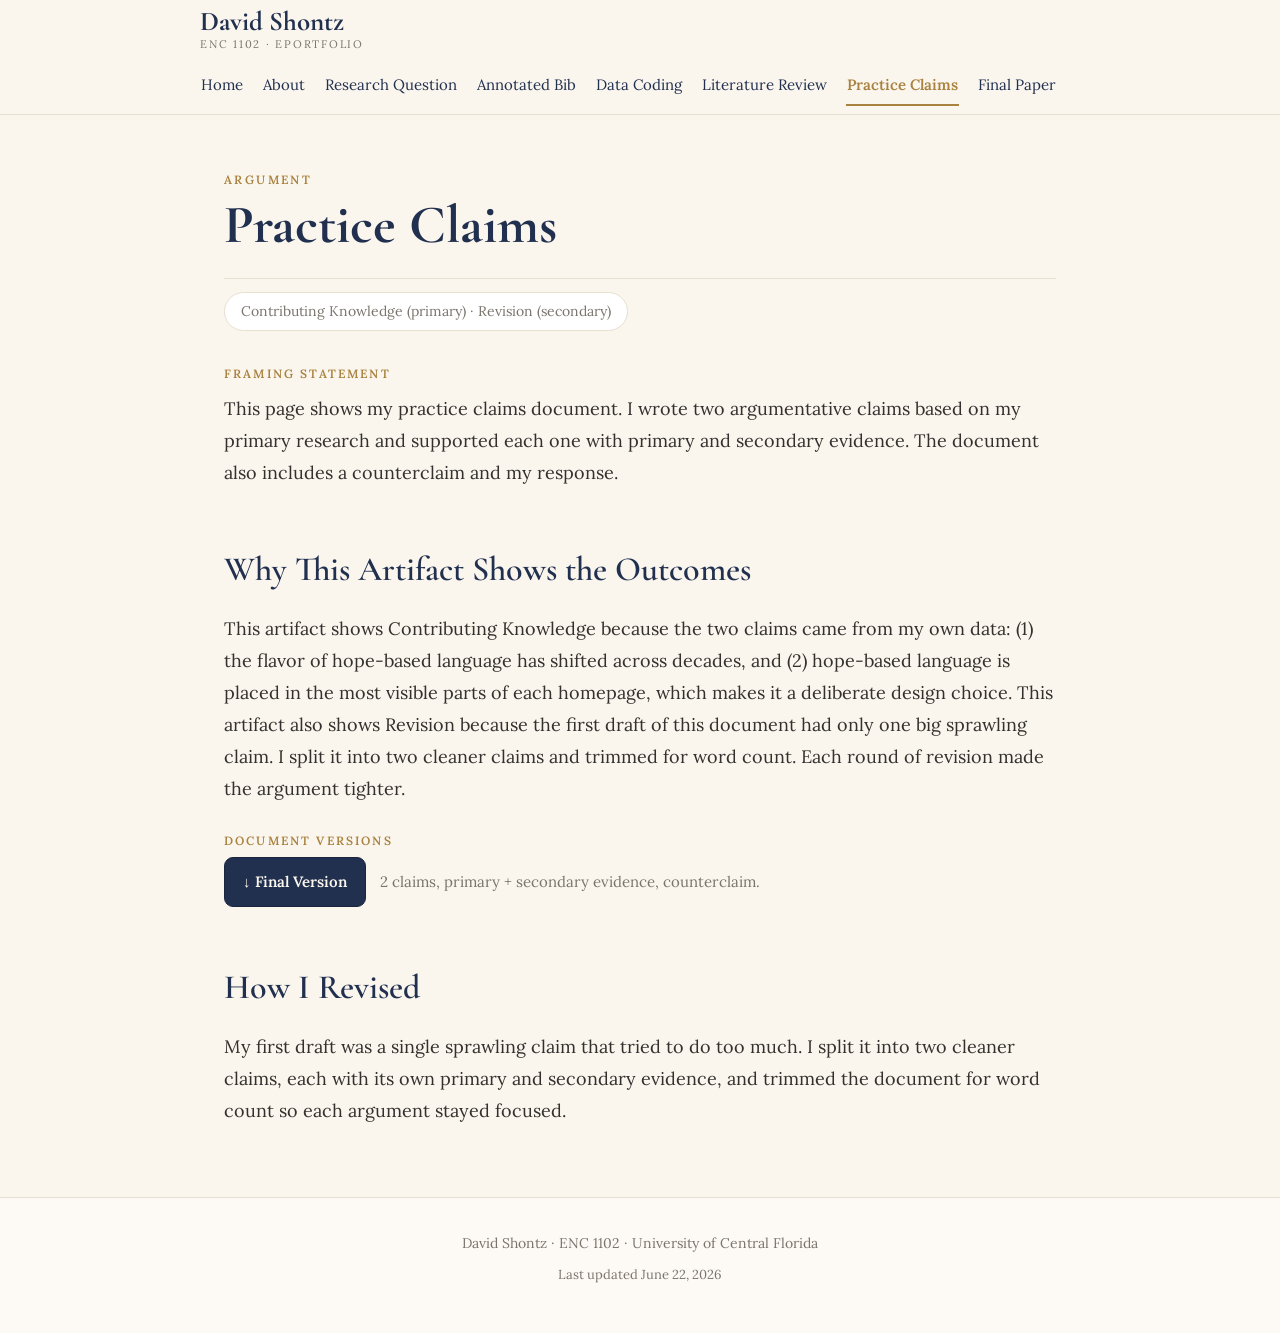
<file: practice-claims.html>
<!DOCTYPE html>
<html lang="en">
<head>
<meta charset="utf-8">
<meta name="viewport" content="width=device-width, initial-scale=1">
<title>Practice Claims &middot; David Shontz ePortfolio</title>
<meta name="description" content="David Shontz ENC 1102 ePortfolio, University of Central Florida.">
<link rel="preconnect" href="https://fonts.googleapis.com">
<link rel="preconnect" href="https://fonts.gstatic.com" crossorigin>
<link href="https://fonts.googleapis.com/css2?family=Cormorant+Garamond:wght@500;600;700&family=Lora:ital,wght@0,400;0,500;0,600;1,400&display=swap" rel="stylesheet">
<link rel="stylesheet" href="styles.css">
</head>
<body>
<header class="site">
  <div class="wrap bar">
    <a class="brand" href="index.html">David&nbsp;Shontz<span>ENC 1102 &middot; ePortfolio</span></a>
    <nav><a href="index.html">Home</a>
      <a href="about.html">About</a>
      <a href="research-question.html">Research Question</a>
      <a href="annotated-bibliography.html">Annotated Bib</a>
      <a href="data-coding.html">Data Coding</a>
      <a href="literature-review.html">Literature Review</a>
      <a href="practice-claims.html" class="active">Practice Claims</a>
      <a href="final-paper.html">Final Paper</a></nav>
  </div>
</header>
<main class="wrap">
<section class="hero">
  <p class="eyebrow">Argument</p>
  <h1>Practice Claims</h1>
</section>
<p class="outcome-tags">Contributing Knowledge (primary) &middot; Revision (secondary)</p>
<section>
  <p class="section-label">Framing Statement</p>
  <p>This page shows my practice claims document. I wrote two argumentative claims based on my primary research and supported each one with primary and secondary evidence. The document also includes a counterclaim and my response.</p>
</section>
<section>
  <h2>Why This Artifact Shows the Outcomes</h2>
  <p>This artifact shows Contributing Knowledge because the two claims came from my own data: (1) the flavor of hope-based language has shifted across decades, and (2) hope-based language is placed in the most visible parts of each homepage, which makes it a deliberate design choice. This artifact also shows Revision because the first draft of this document had only one big sprawling claim. I split it into two cleaner claims and trimmed for word count. Each round of revision made the argument tighter.</p>
</section>
<section class="artifacts"><p class="section-label">Document Versions</p><ul class="files">
    <li><a class="btn" href="files/practice-claims.docx" download>&#8595;&nbsp;Final Version</a><span class="file-note">2 claims, primary + secondary evidence, counterclaim.</span></li>
  </ul></section>

<section><h2>How I Revised</h2><p>My first draft was a single sprawling claim that tried to do too much. I split it into two cleaner claims, each with its own primary and secondary evidence, and trimmed the document for word count so each argument stayed focused.</p></section>

</main>
<footer class="site-footer">
  <div class="wrap">
    <p>David Shontz &middot; ENC 1102 &middot; University of Central Florida</p>
    <p class="updated">Last updated June 22, 2026</p>
  </div>
</footer>
</body>
</html>
</file>
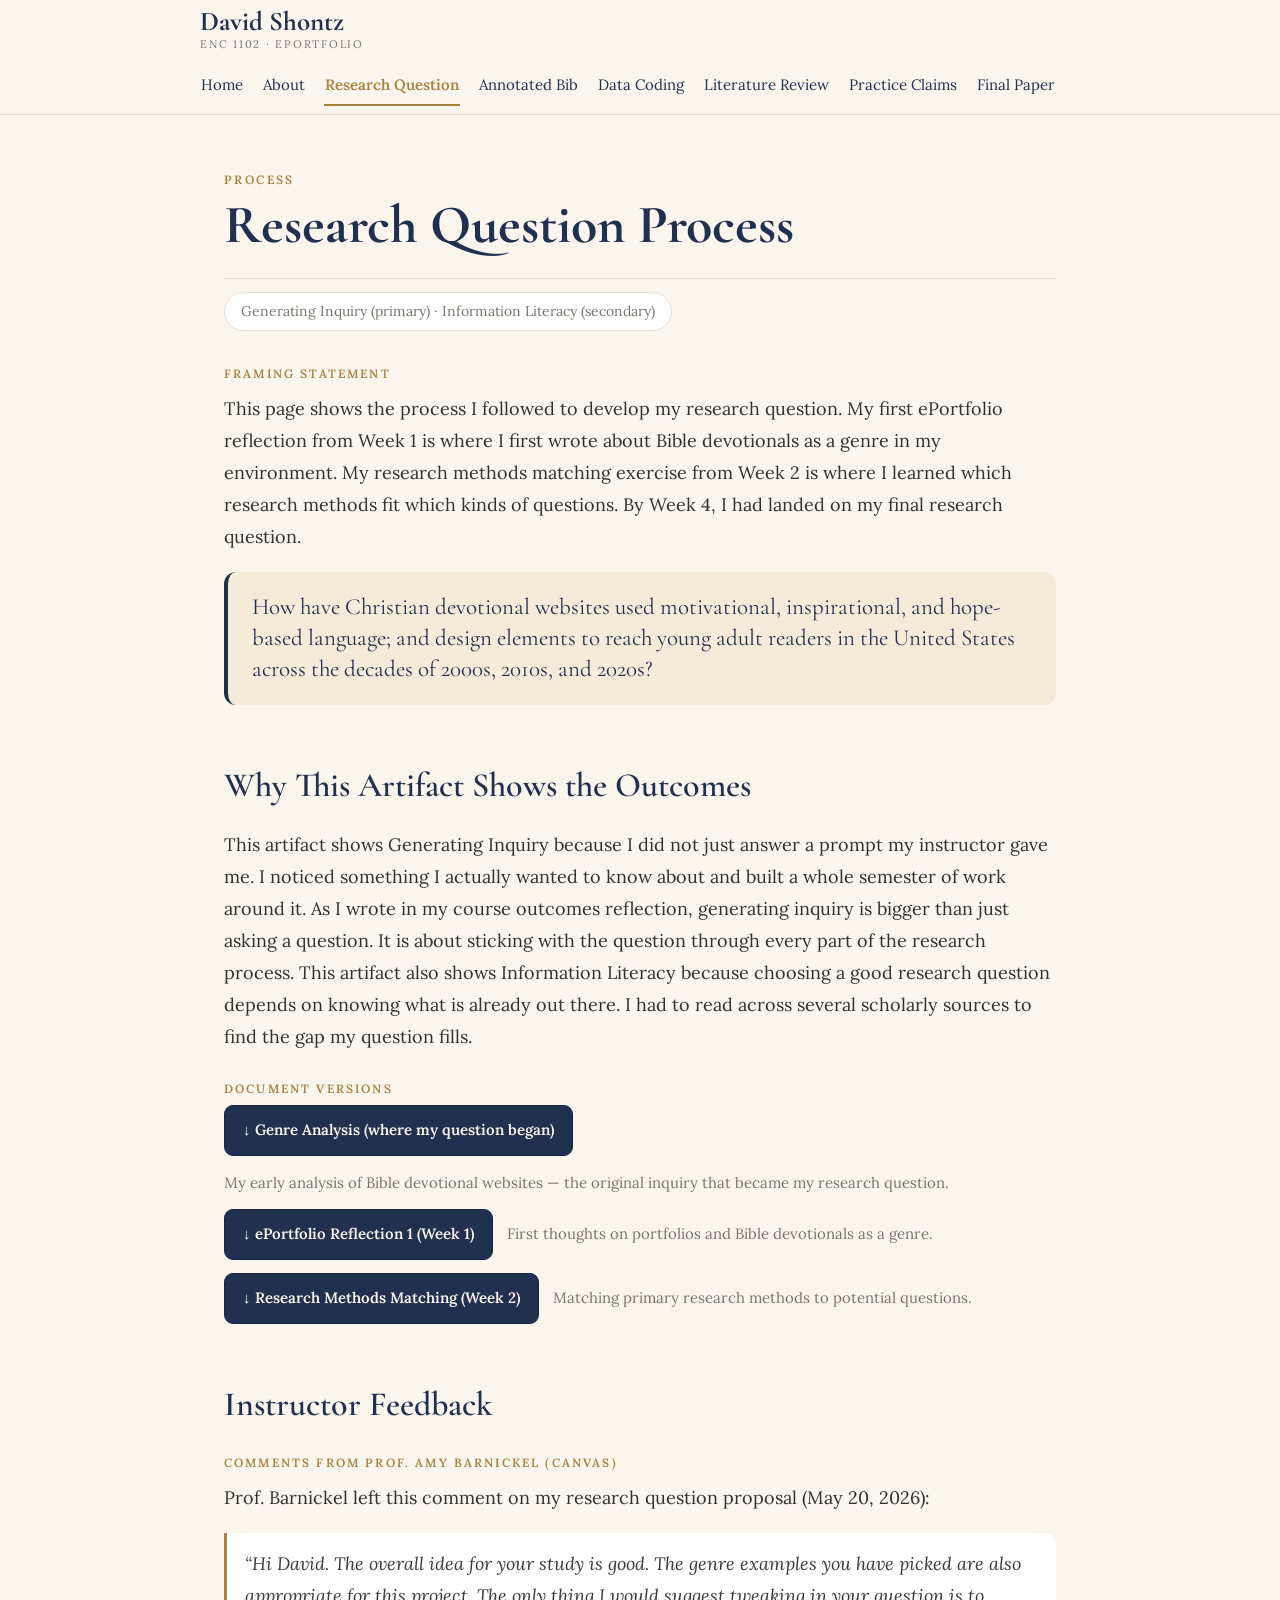
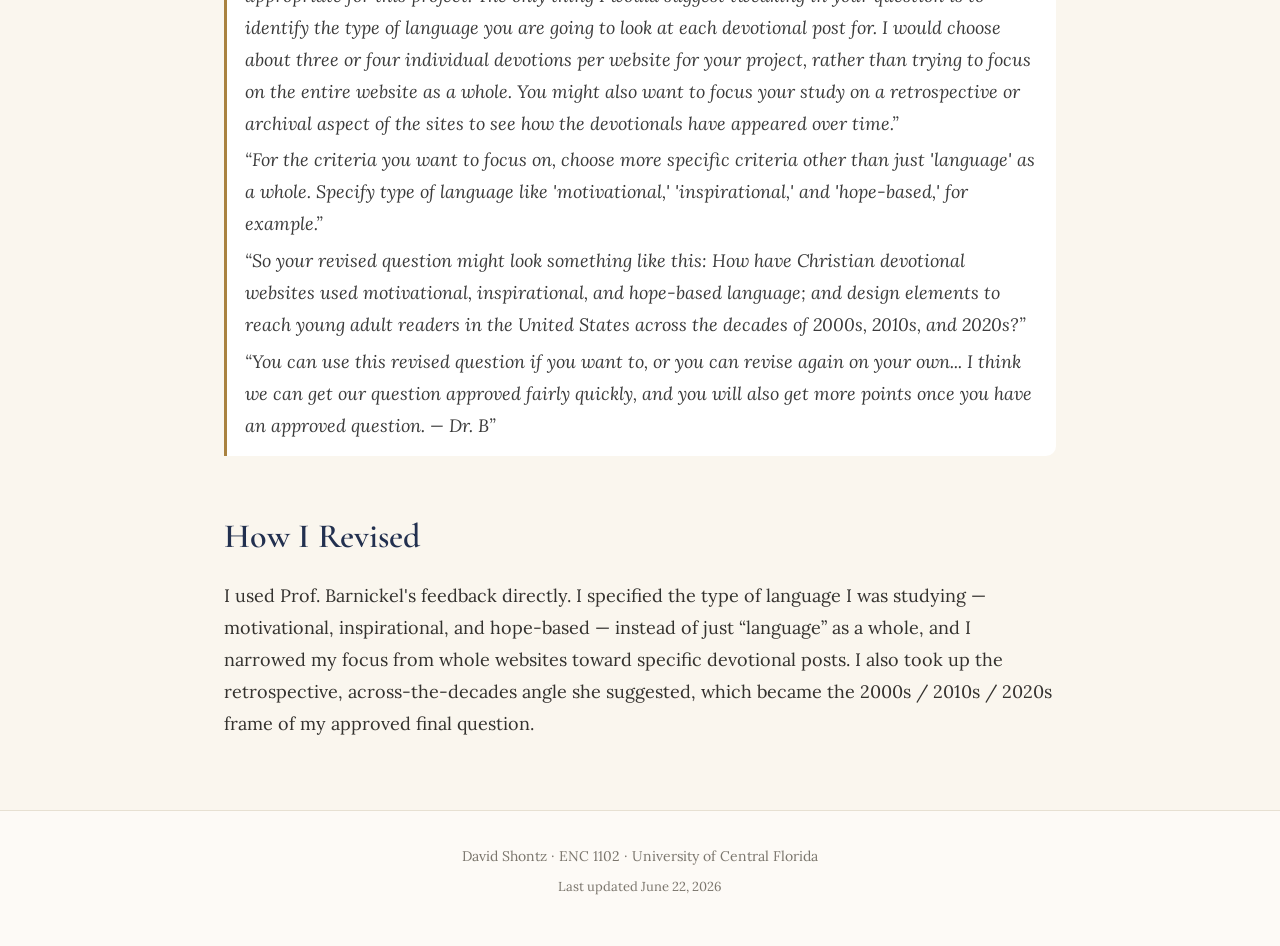
<file: research-question.html>
<!DOCTYPE html>
<html lang="en">
<head>
<meta charset="utf-8">
<meta name="viewport" content="width=device-width, initial-scale=1">
<title>Research Question Process &middot; David Shontz ePortfolio</title>
<meta name="description" content="David Shontz ENC 1102 ePortfolio, University of Central Florida.">
<link rel="preconnect" href="https://fonts.googleapis.com">
<link rel="preconnect" href="https://fonts.gstatic.com" crossorigin>
<link href="https://fonts.googleapis.com/css2?family=Cormorant+Garamond:wght@500;600;700&family=Lora:ital,wght@0,400;0,500;0,600;1,400&display=swap" rel="stylesheet">
<link rel="stylesheet" href="styles.css">
</head>
<body>
<header class="site">
  <div class="wrap bar">
    <a class="brand" href="index.html">David&nbsp;Shontz<span>ENC 1102 &middot; ePortfolio</span></a>
    <nav><a href="index.html">Home</a>
      <a href="about.html">About</a>
      <a href="research-question.html" class="active">Research Question</a>
      <a href="annotated-bibliography.html">Annotated Bib</a>
      <a href="data-coding.html">Data Coding</a>
      <a href="literature-review.html">Literature Review</a>
      <a href="practice-claims.html">Practice Claims</a>
      <a href="final-paper.html">Final Paper</a></nav>
  </div>
</header>
<main class="wrap">
<section class="hero">
  <p class="eyebrow">Process</p>
  <h1>Research Question Process</h1>
</section>
<p class="outcome-tags">Generating Inquiry (primary) &middot; Information Literacy (secondary)</p>
<section>
  <p class="section-label">Framing Statement</p>
  <p>This page shows the process I followed to develop my research question. My first ePortfolio reflection from Week 1 is where I first wrote about Bible devotionals as a genre in my environment. My research methods matching exercise from Week 2 is where I learned which research methods fit which kinds of questions. By Week 4, I had landed on my final research question.</p>
</section>
<section>
  <div class="callout">How have Christian devotional websites used motivational, inspirational, and hope-based language; and design elements to reach young adult readers in the United States across the decades of 2000s, 2010s, and 2020s?</div>
</section>
<section>
  <h2>Why This Artifact Shows the Outcomes</h2>
  <p>This artifact shows Generating Inquiry because I did not just answer a prompt my instructor gave me. I noticed something I actually wanted to know about and built a whole semester of work around it. As I wrote in my course outcomes reflection, generating inquiry is bigger than just asking a question. It is about sticking with the question through every part of the research process. This artifact also shows Information Literacy because choosing a good research question depends on knowing what is already out there. I had to read across several scholarly sources to find the gap my question fills.</p>
</section>
<section class="artifacts"><p class="section-label">Document Versions</p><ul class="files">
    <li><a class="btn" href="files/genre-analysis.docx" download>&#8595;&nbsp;Genre Analysis (where my question began)</a><span class="file-note">My early analysis of Bible devotional websites — the original inquiry that became my research question.</span></li>
    <li><a class="btn" href="files/eportfolio-reflection-week1.docx" download>&#8595;&nbsp;ePortfolio Reflection 1 (Week 1)</a><span class="file-note">First thoughts on portfolios and Bible devotionals as a genre.</span></li>
    <li><a class="btn" href="files/research-methods-matching.docx" download>&#8595;&nbsp;Research Methods Matching (Week 2)</a><span class="file-note">Matching primary research methods to potential questions.</span></li>
  </ul></section>
<section><h2>Instructor Feedback</h2>
<p class="section-label">Comments from Prof. Amy Barnickel (Canvas)</p>
<p>Prof. Barnickel left this comment on my research question proposal (May 20, 2026):</p>
<blockquote class="fb"><span class="q">&ldquo;Hi David. The overall idea for your study is good. The genre examples you have picked are also appropriate for this project. The only thing I would suggest tweaking in your question is to identify the type of language you are going to look at each devotional post for. I would choose about three or four individual devotions per website for your project, rather than trying to focus on the entire website as a whole. You might also want to focus your study on a retrospective or archival aspect of the sites to see how the devotionals have appeared over time.&rdquo;</span><span class="q">&ldquo;For the criteria you want to focus on, choose more specific criteria other than just 'language' as a whole. Specify type of language like 'motivational,' 'inspirational,' and 'hope-based,' for example.&rdquo;</span><span class="q">&ldquo;So your revised question might look something like this: How have Christian devotional websites used motivational, inspirational, and hope-based language; and design elements to reach young adult readers in the United States across the decades of 2000s, 2010s, and 2020s?&rdquo;</span><span class="q">&ldquo;You can use this revised question if you want to, or you can revise again on your own... I think we can get our question approved fairly quickly, and you will also get more points once you have an approved question. — Dr. B&rdquo;</span></blockquote>
</section>
<section><h2>How I Revised</h2><p>I used Prof. Barnickel's feedback directly. I specified the type of language I was studying — motivational, inspirational, and hope-based — instead of just “language” as a whole, and I narrowed my focus from whole websites toward specific devotional posts. I also took up the retrospective, across-the-decades angle she suggested, which became the 2000s / 2010s / 2020s frame of my approved final question.</p></section>

</main>
<footer class="site-footer">
  <div class="wrap">
    <p>David Shontz &middot; ENC 1102 &middot; University of Central Florida</p>
    <p class="updated">Last updated June 22, 2026</p>
  </div>
</footer>
</body>
</html>
</file>
<file: styles.css>
:root{
  --bg:#FAF6EE; --surface:#FFFFFF; --ink:#33312E;
  --navy:#22304F; --navy-deep:#1A2540; --gold:#A9823F;
  --muted:#7A756C; --border:#E7E0D2; --maxw:880px;
}
*{box-sizing:border-box}
html{scroll-behavior:smooth}
body{margin:0;background:var(--bg);color:var(--ink);
  font-family:Lora,Georgia,'Times New Roman',serif;font-size:18px;line-height:1.78;-webkit-font-smoothing:antialiased}
.wrap{max-width:var(--maxw);margin:0 auto;padding:0 24px}
header.site{position:sticky;top:0;z-index:50;background:rgba(250,246,238,.94);
  backdrop-filter:saturate(120%) blur(6px);border-bottom:1px solid var(--border)}
.bar{display:flex;align-items:center;justify-content:space-between;gap:16px;min-height:70px;flex-wrap:wrap;padding:8px 0}
.brand{display:flex;flex-direction:column;text-decoration:none;color:var(--navy);
  font-family:'Cormorant Garamond',serif;font-weight:700;font-size:27px;line-height:1.02}
.brand span{font-family:Lora,serif;font-weight:400;font-size:11px;letter-spacing:.16em;text-transform:uppercase;color:var(--muted);margin-top:3px}
nav{display:flex;flex-wrap:wrap;gap:2px 18px}
nav a{text-decoration:none;color:var(--navy);font-size:15px;padding:6px 1px;border-bottom:2px solid transparent;transition:color .15s,border-color .15s}
nav a:hover{color:var(--gold)}
nav a.active{color:var(--gold);border-bottom-color:var(--gold);font-weight:600}
h1{font-family:'Cormorant Garamond',serif;color:var(--navy);font-weight:700;font-size:clamp(34px,6vw,54px);line-height:1.06;margin:.1em 0 .12em}
h2{font-family:'Cormorant Garamond',serif;color:var(--navy);font-weight:600;font-size:clamp(25px,4vw,34px);margin:1.5em 0 .35em}
h3{font-family:Lora,serif;color:var(--navy);font-weight:600;font-size:21px;margin:1.1em 0 .25em}
p{margin:.5em 0 1.05em}
a{color:var(--gold)}
.hero{padding:54px 0 18px;border-bottom:1px solid var(--border);margin-bottom:10px}
.eyebrow{font-size:12px;letter-spacing:.2em;text-transform:uppercase;color:var(--gold);font-weight:600;margin:0 0 .4em}
.lede{font-size:20px}
.section-label{font-size:12px;letter-spacing:.18em;text-transform:uppercase;color:var(--gold);font-weight:600;margin:1.4em 0 .2em}
.outcomes h2{margin-top:.6em}
.outcome{background:var(--surface);border:1px solid var(--border);border-left:4px solid var(--gold);border-radius:12px;padding:6px 24px 14px;margin:16px 0;box-shadow:0 1px 2px rgba(34,48,79,.04)}
.outcome-tags{display:inline-block;font-size:14px;color:var(--muted);background:var(--surface);border:1px solid var(--border);border-radius:999px;padding:6px 16px;margin:.2em 0 1.1em}
.callout{background:#F4ECD9;border-left:4px solid var(--navy);border-radius:12px;padding:20px 24px;margin:16px 0;font-family:'Cormorant Garamond',serif;font-size:23px;line-height:1.35;color:var(--navy)}
.artifacts{margin-top:1.4em}
.files{list-style:none;padding:0;margin:.3em 0 0;display:flex;flex-direction:column;gap:13px}
.files li{display:flex;align-items:center;gap:14px;flex-wrap:wrap}
.btn{display:inline-flex;align-items:center;gap:6px;text-decoration:none;background:var(--navy);color:#FBF7EF;font-size:15px;font-weight:600;padding:11px 18px;border-radius:9px;border:1px solid var(--navy-deep);transition:.15s}
.btn:hover{background:var(--gold);border-color:var(--gold);color:#fff}
.file-note{color:var(--muted);font-size:15px}
.pending{color:var(--muted);font-style:italic;font-size:15px}
.feedback-fig{max-width:560px;margin:16px 0;border:1px solid var(--border);border-radius:12px;overflow:hidden;background:var(--surface);box-shadow:0 1px 2px rgba(34,48,79,.05)}
.feedback-fig img{display:block;width:100%;height:auto;border-bottom:1px solid var(--border)}
.feedback-fig figcaption{padding:12px 18px}
.feedback-fig .q,blockquote.fb .q{display:block;font-style:italic;color:#3a3a3a;margin:.25em 0}
blockquote.fb{margin:.6em 0;padding:10px 18px;border-left:3px solid var(--gold);background:var(--surface);border-radius:0 10px 10px 0}
section{margin-bottom:10px}
.site-footer{margin-top:70px;border-top:1px solid var(--border);background:rgba(255,255,255,.45)}
.site-footer .wrap{padding:26px 24px 34px;text-align:center;color:var(--muted);font-size:14px}
.site-footer .updated{font-size:13px;margin-top:-8px}
</file>
